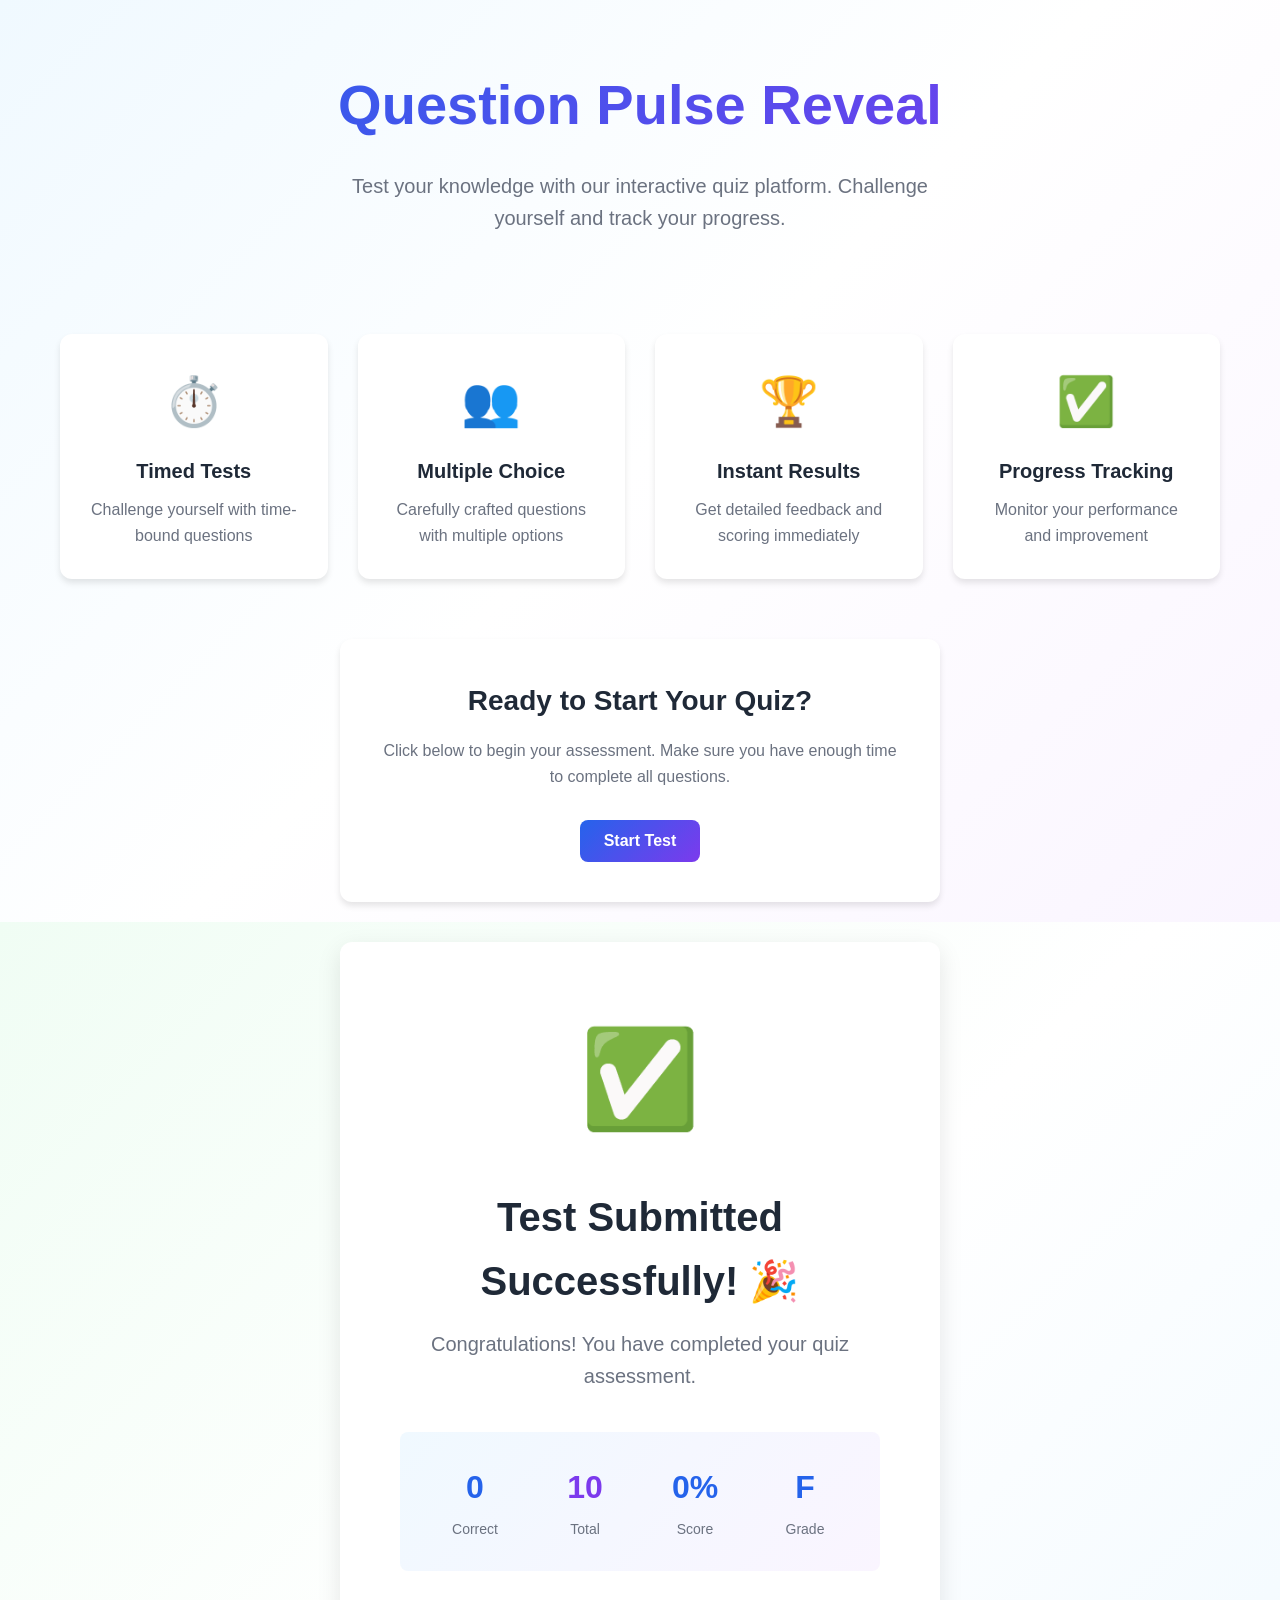
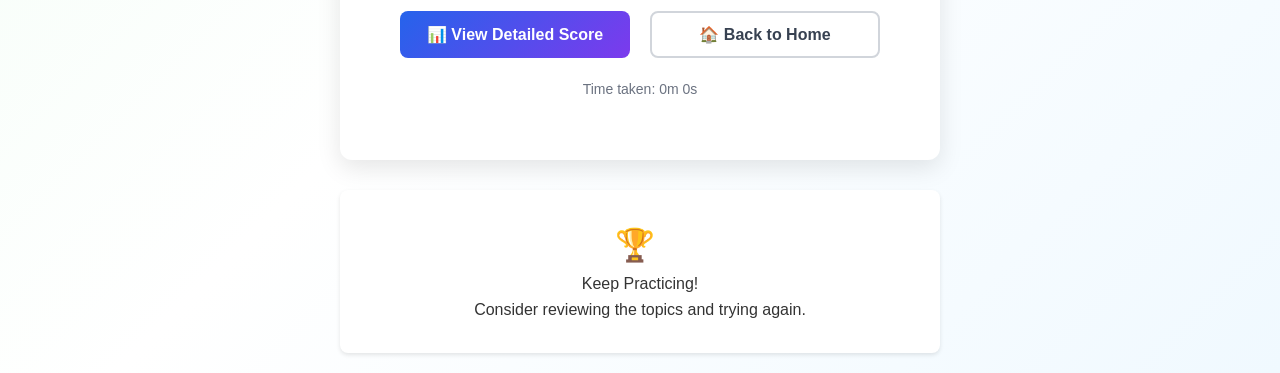
<file: index.html>
<!DOCTYPE html>
<html lang="en">
<head>
    <meta charset="UTF-8">
    <meta name="viewport" content="width=device-width, initial-scale=1.0">
    <title>Question Pulse Reveal</title>
    <link rel="stylesheet" href="style.css">
</head>
<body>
    <!-- Landing Page -->
     
    <div id="landing-page" class="page active">
        <div class="container">
            <!-- Header -->
            <div class="header">
                <h1 class="title">Question Pulse Reveal</h1>
                <p class="subtitle">Test your knowledge with our interactive quiz platform. Challenge yourself and track your progress.</p>
            </div>

            <!-- Features Grid -->
            <div class="features-grid">
                <div class="feature-card">
                    <div class="icon">⏱️</div>
                    <h3>Timed Tests</h3>
                    <p>Challenge yourself with time-bound questions</p>
                </div>
                <div class="feature-card">
                    <div class="icon">👥</div>
                    <h3>Multiple Choice</h3>
                    <p>Carefully crafted questions with multiple options</p>
                </div>
                <div class="feature-card">
                    <div class="icon">🏆</div>
                    <h3>Instant Results</h3>
                    <p>Get detailed feedback and scoring immediately</p>
                </div>
                <div class="feature-card">
                    <div class="icon">✅</div>
                    <h3>Progress Tracking</h3>
                    <p>Monitor your performance and improvement</p>
                </div>
            </div>

            <!-- Main CTA -->
            <div class="cta-section">
                <div class="cta-card">
                    <h2>Ready to Start Your Quiz?</h2>
                    <p>Click below to begin your assessment. Make sure you have enough time to complete all questions.</p>
                    <button id="start-test-btn" class="btn btn-primary">Start Test</button>
                </div>
            </div>
        </div>
    </div>

    <!-- Test Rules Page -->
    <div id="rules-page" class="page">
        <div class="container">
            <div class="rules-card">
                <div class="rules-header">
                    <div class="icon">⚠️</div>
                    <div>
                        <h2>Test Rules & Instructions</h2>
                        <p>Please read all instructions carefully before starting</p>
                    </div>
                </div>
                
                <div class="rules-content">
                    <div class="rules-section">
                        <h3>📖 General Instructions</h3>
                        <ul>
                            <li>✅ This test contains <strong>10 multiple choice questions</strong></li>
                            <li>✅ Each question has only <strong>one correct answer</strong></li>
                            <li>✅ You can navigate between questions using <strong>Previous/Next buttons</strong></li>
                            <li>✅ Your answers are automatically saved when you select them</li>
                        </ul>
                    </div>

                    <div class="rules-section">
                        <h3>⏰ Timer Instructions</h3>
                        <ul>
                            <li>✅ Total time allowed: <strong>15 minutes</strong></li>
                            <li>✅ Timer will be visible at the top of the screen</li>
                            <li>❌ <strong>Test will auto-submit when timer reaches zero</strong></li>
                            <li>✅ You can submit early by clicking the Submit button</li>
                        </ul>
                    </div>

                    <div class="warning-section">
                        <h3>⚠️ Important Notes</h3>
                        <ul>
                            <li>• Make sure you have a stable internet connection</li>
                            <li>• Do not refresh the page during the test</li>
                            <li>• Unanswered questions will be marked as incorrect</li>
                            <li>• Once submitted, you cannot change your answers</li>
                        </ul>
                    </div>

                    <div class="rules-actions">
                       <button id="back-to-home-btn" class="btn btn-secondary">Back to Home</button>
                        <button id="start-quiz-btn" class="btn btn-primary">I Understand - Start Quiz</button>
                    </div>
                </div>
            </div>
        </div>
    </div>

    <!-- Quiz Interface -->
    <div id="quiz-page" class="page">
        <div class="container">
            <!-- Header with Timer -->
            <div class="quiz-header">
                <div class="quiz-info">
                    <h2>Quiz Assessment</h2>
                    <p id="question-counter">Question 1 of 10</p>
                </div>
                <div class="timer-section">
                    <div class="timer-icon">⏱️</div>
                    <span id="timer">15:00</span>
                </div>
            </div>
            
            <div class="progress-bar">
                <div id="progress" class="progress-fill"></div>
            </div>

            <div class="quiz-content">
                <!-- Question Status Panel -->
                <div class="status-panel">
                    <h3>Question Status</h3>
                    <div id="question-grid" class="question-grid"></div>
                    <div class="status-legend">
                        <div class="legend-item">
                            <div class="legend-color current"></div>
                            <span>Current</span>
                        </div>
                        <div class="legend-item">
                            <div class="legend-color answered"></div>
                            <span>Answered</span>
                        </div>
                        <div class="legend-item">
                            <div class="legend-color unanswered"></div>
                            <span>Not Answered</span>
                        </div>
                        <div class="legend-item">
                            <div class="legend-color Touched"></div>
                            <span>Touched</span>
                        </div>
                    </div>
                </div>

                <!-- Main Question Area -->
                <div class="question-area">
                    <div class="question-card">
                        <h3 id="question-text">Question will appear here</h3>
                        <div id="options-container" class="options-container"></div>
                        
                        <div class="navigation-buttons">
                            <button id="prev-btn" class="btn btn-secondary">← Previous</button>
                            <div class="nav-right">
                                <button id="next-btn" class="btn btn-primary">Next →</button>
                                <button id="submit-btn" class="btn btn-success">Submit Test</button>
                            </div>
                        </div>
                    </div>
                </div>
            </div>
        </div>
    </div>

    <!-- Test Completed Page -->
    <div id="completed-page" class="page">
        <div class="container">
            <div class="completion-card">
                <div class="success-icon">✅</div>
                <h1>Test Submitted Successfully! 🎉</h1>
                <p>Congratulations! You have completed your quiz assessment.</p>

                <div class="quick-results">
                    <div class="result-item">
                        <div id="correct-count" class="result-number">0</div>
                        <div class="result-label">Correct</div>
                    </div>
                    <div class="result-item">
                        <div class="result-number">10</div>
                        <div class="result-label">Total</div>
                    </div>
                    <div class="result-item">
                        <div id="percentage-score" class="result-number">0%</div>
                        <div class="result-label">Score</div>
                    </div>
                    <div class="result-item">
                        <div id="grade-display" class="result-number">F</div>
                        <div class="result-label">Grade</div>
                    </div>
                </div>

                <div class="completion-actions">
                    <button id="view-score-btn" class="btn btn-primary">📊 View Detailed Score</button>
                    <button id="back-home-btn" class="btn btn-secondary">🏠 Back to Home</button>
                </div>

                <div class="time-taken">
                    <p>Time taken: <span id="time-taken-display">0m 0s</span></p>
                </div>
            </div>

            <div class="performance-card">
                <div class="performance-icon">🏆</div>
                <span id="performance-message">Keep Practicing!</span>
                <p id="performance-description">Consider reviewing the topics and trying again.</p>
            </div>
        </div>
    </div>

    <!-- Score Card Page -->
    <div id="scorecard-page" class="page">
        <div class="container">
            <!-- Header -->
            <div class="scorecard-header">
                <div>
                    <h2>Detailed Score Report</h2>
                    <p>Complete analysis of your performance</p>
                </div>
                <button id="home-btn" class="btn btn-secondary">🏠 Home</button>
            </div>

            <!-- Summary Stats -->
            <div class="stats-grid">
                <div class="stat-card correct">
                    <div id="final-correct" class="stat-number">0</div>
                    <div class="stat-label">Correct Answers</div>
                </div>
                <div class="stat-card incorrect">
                    <div id="final-incorrect" class="stat-number">0</div>
                    <div class="stat-label">Incorrect Answers</div>
                </div>
                <div class="stat-card percentage">
                    <div id="final-percentage" class="stat-number">0%</div>
                    <div class="stat-label">Overall Score</div>
                </div>
                <div class="stat-card time">
                    <div id="final-time" class="stat-number">0m 0s</div>
                    <div class="stat-label">Time Taken</div>
                </div>
            </div>

            <!-- Performance Overview -->
            <div class="performance-overview">
                <h3>Performance Overview</h3>
                <div class="progress-section">
                    <div class="progress-label">
                        <span>Overall Score</span>
                        <span id="progress-percentage">0%</span>
                    </div>
                    <div class="progress-bar-large">
                        <div id="progress-fill" class="progress-fill-large"></div>
                    </div>
                </div>
                <div class="performance-summary">
                    <div class="summary-item">
                        <span class="summary-icon correct">✅</span>
                        <span id="summary-correct">0 Correct</span>
                    </div>
                    <div class="summary-item">
                        <span class="summary-icon incorrect">❌</span>
                        <span id="summary-incorrect">0 Incorrect</span>
                    </div>
                    <div class="summary-item">
                        <span class="summary-icon total">ℹ️</span>
                        <span>10 Total</span>
                    </div>
                </div>
            </div>

            <!-- Detailed Question Analysis -->
            <div class="question-analysis">
                <h3>Question by Question Analysis</h3>
                <div id="detailed-analysis" class="analysis-container"></div>
            </div>

            <!-- Footer -->
            <div class="scorecard-footer">
                <button id="return-home-btn" class="btn btn-primary">🏠 Return to Home</button>
            </div>
        </div>
    </div>

    <script src="script.js"></script>
</body>
</html>
</file>
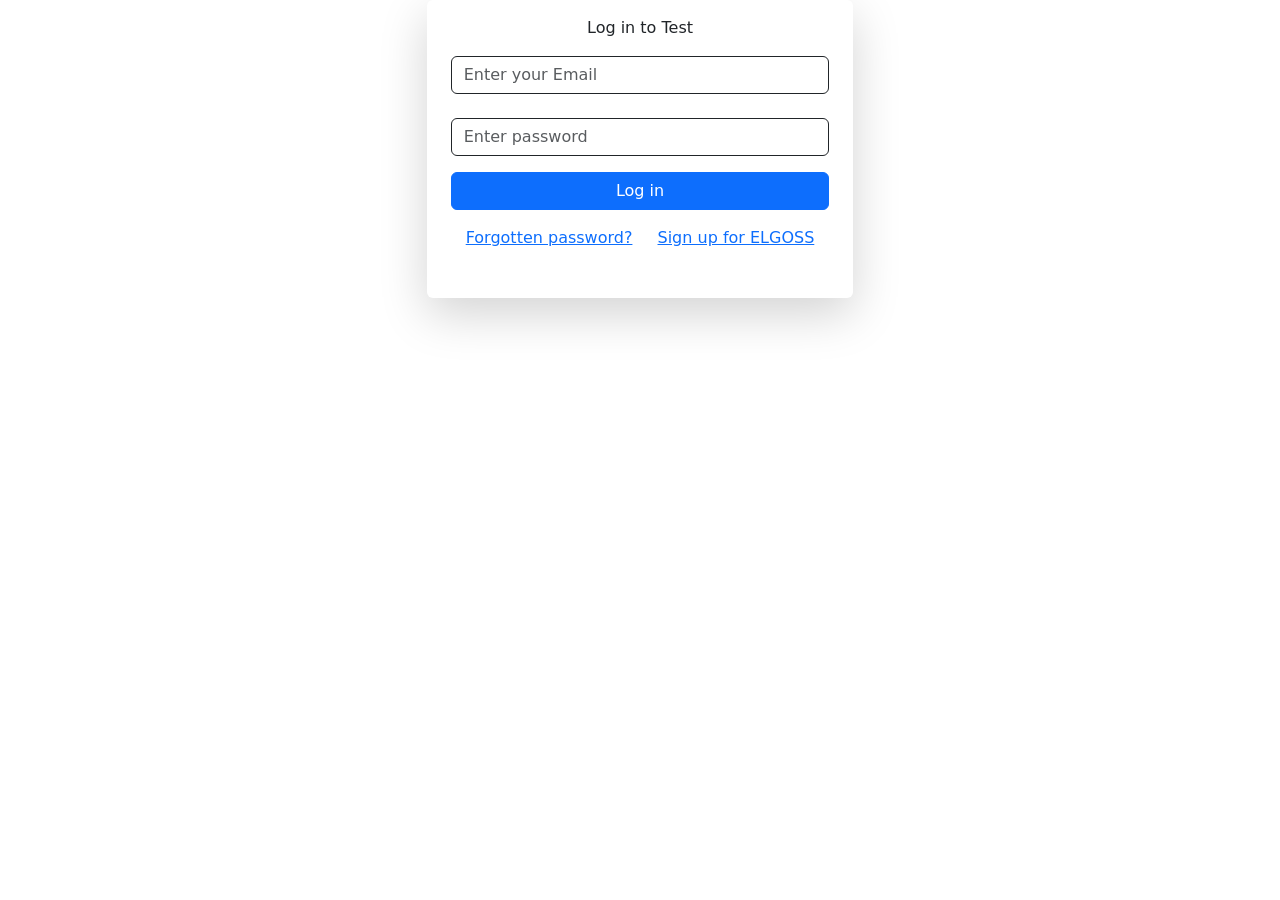
<file: login.html>
<!DOCTYPE html>
<html lang="en">

<head>
    <meta charset="UTF-8">
    <meta name="viewport" content="width=device-width, initial-scale=1.0">
    <title>LoginExamination</title>
    <link href="https://cdn.jsdelivr.net/npm/bootstrap@5.3.7/dist/css/bootstrap.min.css" rel="stylesheet"
        integrity="sha384-LN+7fdVzj6u52u30Kp6M/trliBMCMKTyK833zpbD+pXdCLuTusPj697FH4R/5mcr" crossorigin="anonymous">
</head>

<body>
    <!-- <h1 class="pt-5 text-center text-primary" style="font-family: italic;"><strong >ELGOSS</strong></h1> -->
     
    <div class="container rounded shadow-lg col-4">
        <p class=" pt-3 text-center">Log in to Test</p>
        <div class="container">
            <input type="text" name="email" id="email" class="form-control border border-dark"
                placeholder="Enter your Email"><br>
            <input type="password" name="pass" id="loinpassword" class="form-control border border-dark"
                placeholder="Enter password">
            <div class="d-grid py-3">
                <input type="button" value="Log in" class="btn btn-primary">
            </div>
        </div>
        <div id="link" class="text-center pb-5">
            <!-- <a href="#">Forgotten password?</a>

            <a href="#">Sign up for ELGOSS</a> -->
            <span style="margin-right: 20px;"><a href="#">Forgotten password?</a></span>
<span><a href="#">Sign up for ELGOSS</a></span>

            </div>
        </div>

</body>

</html>
</file>
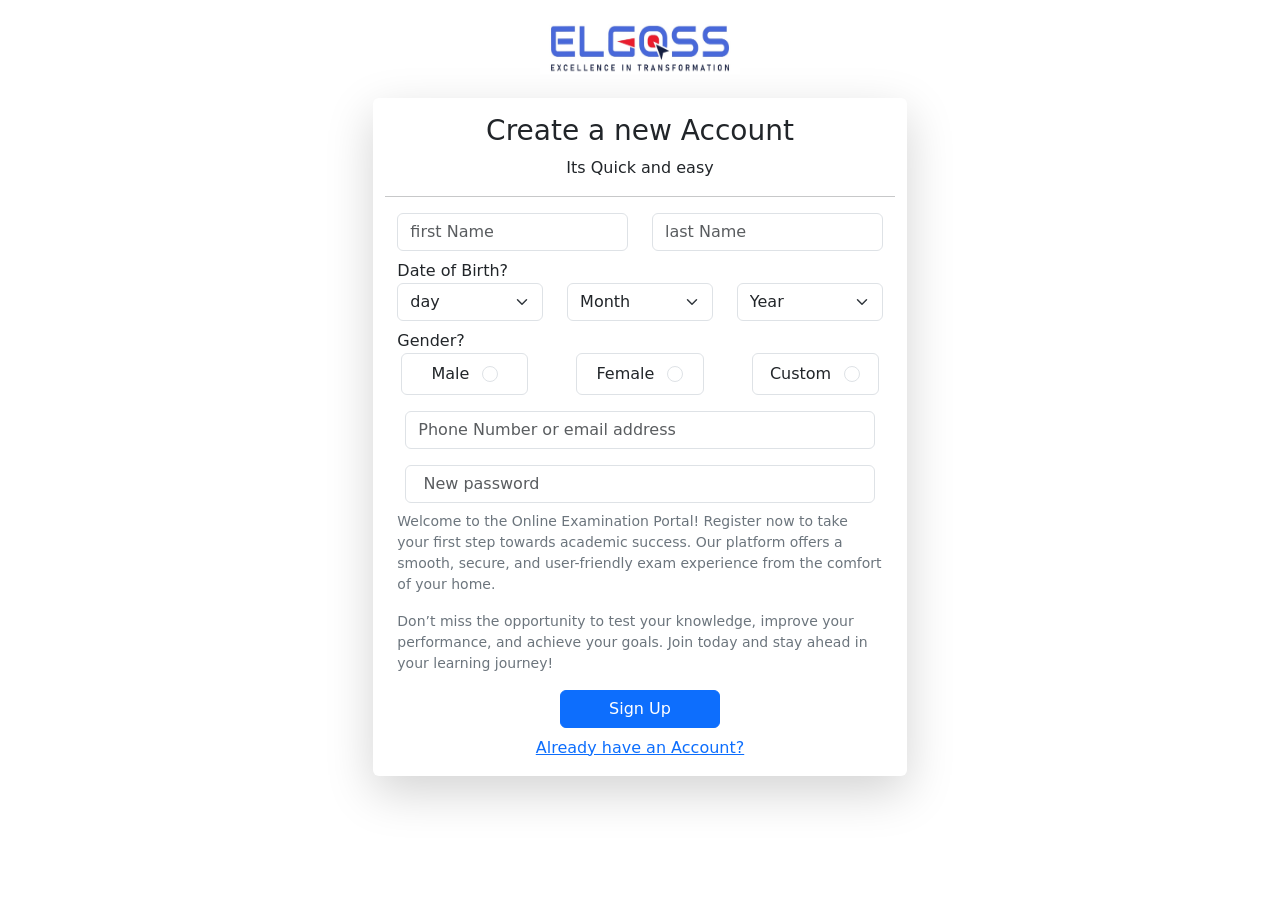
<file: register.html>
<!DOCTYPE html>
<html lang="en">

<head>
    <meta charset="UTF-8">
    <meta name="viewport" content="width=device-width, initial-scale=1.0">
    <title>RegisterExamination</title>
    <link href="https://cdn.jsdelivr.net/npm/bootstrap@5.3.7/dist/css/bootstrap.min.css" rel="stylesheet"
        integrity="sha384-LN+7fdVzj6u52u30Kp6M/trliBMCMKTyK833zpbD+pXdCLuTusPj697FH4R/5mcr" crossorigin="anonymous">
</head>

<body>
    <div class="container text-center my-4">
        <img src="elgoss.jpg" alt="elgoss" style="width: 200px; height: 50px;">
    </div>

    <div class="container shadow-lg rounded col-5  mt-2 mb-5 py-2">

        <h3 class="text-center pt-2">Create a new Account</h3>
        <p class="text-center">Its Quick and easy</p>
        <hr>
        <div class="container">
            <div class="row my-2">
                <div class="col-6">
                    <input type="text" name="firstName" id="firstName" placeholder="first Name" class="form-control">
                </div>
                <div class="col-6 ">
                    <input type="text" name="lastName" id="lastName" placeholder="last Name" class="form-control">

                </div>
            </div>
        </div>
        <div class="container">
            <span class="">Date of Birth?</span>
        </div>
        <div class="container">
            <div class="row">
                <div class="col-4">
                    <select name="" id="dob-day" class="form-select">
                        <option value="" selected disabled>day</option>
                    </select>
                </div>
                <div class="col-4">
                    <select name="" id="dob-month" class="form-select">
                        <option value="" selected disabled>Month</option>
                        <option value="1">January</option>
                        <option value="2">February</option>
                        <option value="3">March</option>
                        <option value="4">April</option>
                        <option value="5">May</option>
                        <option value="6">June</option>
                        <option value="7">July</option>
                        <option value="8">August</option>
                        <option value="9">September</option>
                        <option value="10">October</option>
                        <option value="11">November</option>
                        <option value="12">December</option>
                    </select>
                </div>
                <div class="col-4">
                    <select name="" id="dob-year" class="form-select">
                        <option value="" selected disabled>Year</option>
                    </select>
                </div>
            </div>
        </div>
        <div class="container pt-2">
            <span>Gender?</span>
        </div>
        <div class="row g-5 px-3 pb-2">
            <div class="col-12 col-md-4">
                <div class="border rounded p-2 text-center">
                    <label class="form-check-label" for="male">Male</label>
                    <input class="form-check-input ms-2" type="radio" name="gendre" id="male">
                </div>
            </div>
            <div class="col-12 col-md-4">
                <div class="border rounded p-2 text-center">
                    <label class="form-check-label" for="female">Female</label>
                    <input class="form-check-input ms-2" type="radio" name="gendre" id="female">
                </div>
            </div>
            <div class="col-12 col-md-4">
                <div class="border rounded p-2 text-center">
                    <label class="form-check-label" for="custom">Custom</label>
                    <input class="form-check-input ms-2" type="radio" name="gendre" id="custom">
                </div>
            </div>
        </div>

        <div class="container">
            <div class="row p-2">
                <div class="">
                    <input type="email" name="" id="" class="form-control" placeholder="Phone Number or email address">
                </div>

            </div>
            <div class="row p-2">
                <div class="">
                    <input type="password" name="" id="" class="form-control" placeholder=" New password">
                </div>
            </div>
            <p class="small text-secondary ">Welcome to the Online Examination Portal! Register now to take your first step towards academic success. 
                Our platform offers a smooth, secure, and user-friendly exam experience from the comfort of your home. 
            </p>
            <p class="small text-secondary">Don’t miss the opportunity to test your knowledge, improve your performance, and achieve your goals. Join today and stay ahead in your learning journey!</p>
        </div>
        <div class="container d-flex justify-content-center">

            <button class="btn btn-primary px-5 text-center align-item-center" type="submit">Sign Up</button>
        </div>
        <div class="container p-2 text-center">
        <a href="#" class="">Already have an Account? </a>
        </div>  
    </div>
    <script>
        const daySelect = document.getElementById("dob-day");
        for (let d = 1; d < 32; d++) {
            const option = document.createElement("option");
            option.value = d;
            option.text = d;
            daySelect.appendChild(option);

        }

        const yearSelect = document.getElementById("dob-year");
        const currentYear = new Date().getFullYear();
        for (let y = currentYear; y >= 1900; y--) {
            const option = document.createElement("option");
            option.value = y;
            option.text = y;
            yearSelect.appendChild(option);

        }
    </script>
</body>

</html>
</file>
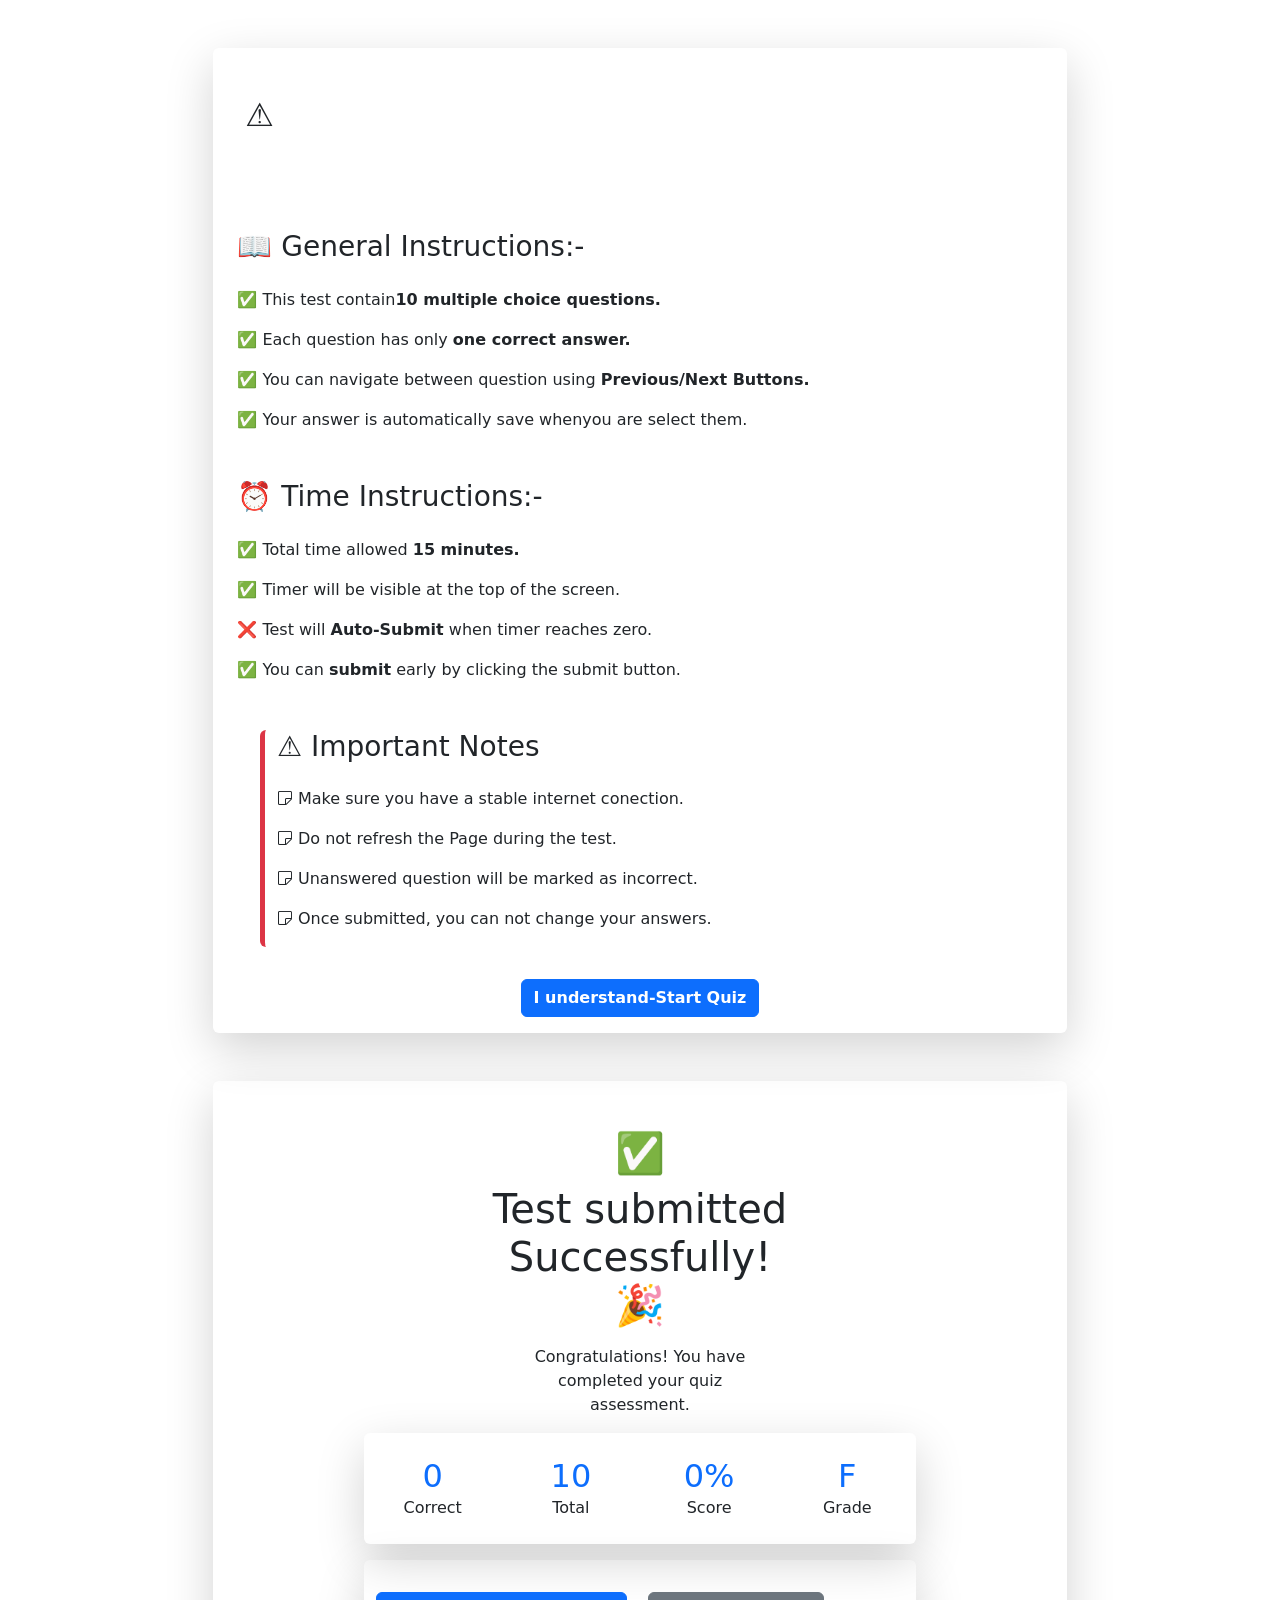
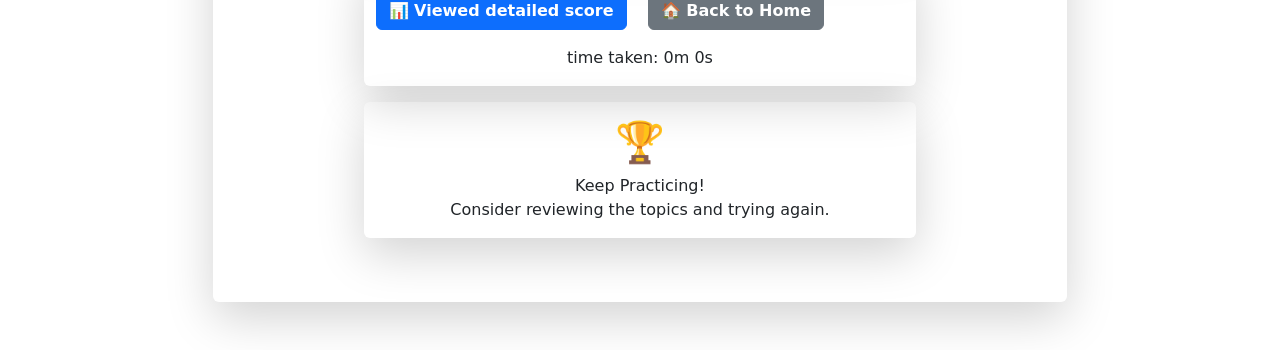
<file: start.html>
<!DOCTYPE html>
<html lang="en">

<head>
    <meta charset="UTF-8">
    <meta name="viewport" content="width=device-width, initial-scale=1.0">
    <title>Rules_page</title>
    <link rel="stylesheet" href="https://cdn.jsdelivr.net/npm/bootstrap-icons@1.11.3/font/bootstrap-icons.min.css">
    <link rel="stylesheet" href="https://cdn.jsdelivr.net/npm/bootstrap@5.3.7/dist/css/bootstrap.min.css">
    <link rel="stylesheet" href="styles.css">
</head>

<body>
    <div class="container my-5 rounded col-8 shadow-lg " id="maincontainer">
        <div class="tophead rounded-top" id="header">
            <div class="row">
                <div class="col-1">
                    <div class="container h2 mx-2 pt-5 text-center">⚠️</div>
                </div>
                <div class="col-9">
                    <div class="row">
                        <h2 class="mx-3 pt-3 text-white"> Test Rules & Instructions</h2>
                    </div>
                    <div class="row">
                        <p class=" pb-3  text-white h5 mx-3 my-3">please read all instructions carefully before starting
                        </p>
                    </div>
                </div>
            </div>
        </div>
        <div class="container" id="genralInstruction">
            <p class="h3 mt-5">📖 General Instructions:-</p>
            <ul class="list-unstyled pt-3">
                <li>✅ This test contain<strong>10 multiple choice questions.</strong></li>
                <li class="my-3">✅ Each question has only <strong>one correct answer.</strong></li>
                <li class="my-3">✅ You can navigate between question using <strong>Previous/Next Buttons.</strong></li>
                <li>✅ Your answer is automatically save whenyou are select them.</li>
            </ul>
        </div>
        <div class="container my-5" id="timeInstruction">
            <p class="h3">⏰ Time Instructions:-</p>
            <ul class="pt-3 list-unstyled">
                <li>✅ Total time allowed <strong>15 minutes.</strong></li>
                <li class="my-3">✅ Timer will be visible at the top of the screen. </li>
                <li class="my-3">❌ Test will <strong>Auto-Submit</strong> when timer reaches zero.</li>
                <li>✅ You can <strong>submit</strong> early by clicking the submit button.</li>
            </ul>
        </div>
        <div class="container col-11   border-start border-danger border-5 rounded" id="notes">
            <p class="h3">⚠️ Important Notes</p>
            <ul class="list-unstyled py-3 ">
                <li><i class="bi bi-sticky "></i> Make sure you have a stable internet conection.</li>
                <li class="my-3"><i class="bi bi-sticky"></i> Do not refresh the Page during the test.
                </li>
                <li class="my-3"><i class="bi bi-sticky"></i> Unanswered question will be marked as incorrect.</li>
                <li><i class="bi bi-sticky"></i> Once submitted, you can not change your answers.</li>
            </ul>

        </div>
        <div class="d-flex justify-content-center ">
            <button class="btn btn-primary  my-3" id="startButton" onclick="StartQuiz()"><b>I understand-Start
                    Quiz</b></button>
        </div>
    </div>
    <div class="container rounded shadow-lg col-8  pb-5 my-5">
        <div class="h1 text-center pt-5" id="bounce">✅</div>
        <h1 class="text-center">Test submitted <br>Successfully! <br>🎉</h1>
        <p class="text-center my-3">Congratulations! You have <br>completed your quiz <br> assessment.</p>

        <div class="container shadow-lg rounded bg-white pt-4 pb-4 my-3 col-8 ">
            <div class="row">
                <div class="col text-center text-primary" id="correct"><b class="h2">0</b><br>
                    <lable class="form-lable text-dark">Correct</lable>
                </div>

                <div class="col text-center text-primary " id="total"><b class="h2">10</b><br>
                    <lable class="form-lable text-dark">Total</lable>
                </div>

                <div class="col text-center text-primary" id="score"><b class="h2">0%</b>
                    <br>
                    <lable class="form-lable text-dark">Score</lable>
                </div>

                <div class="col text-center text-primary" id="grade"><b class="h2">F</b>
                    <br>
                    <lable class="form-lable text-dark">Grade</lable>
                </div>
            </div>
        </div>
        <div class="container my-3 justify-content-center col-8 shadow-lg rounded pt-3">
            <button class="btn btn-primary my-3 rounded"><b>📊 Viewed detailed score</b></button>
            <button class="btn btn-secondary my-3 rounded mx-3"><b>🏠 Back to Home</b></button>
            <br>
            <p class="text-center pb-3" id="time-taken">time taken: 0m 0s</p>
        </div>
        <div class="container col-8 rounded shadow-lg">
            <p class="h1 text-center pt-3">🏆</p>

            <p class="text-center pb-3">Keep Practicing! <br>
                Consider reviewing the topics and trying again.</p>
        </div>
    </div>
</body>

</html>
</file>
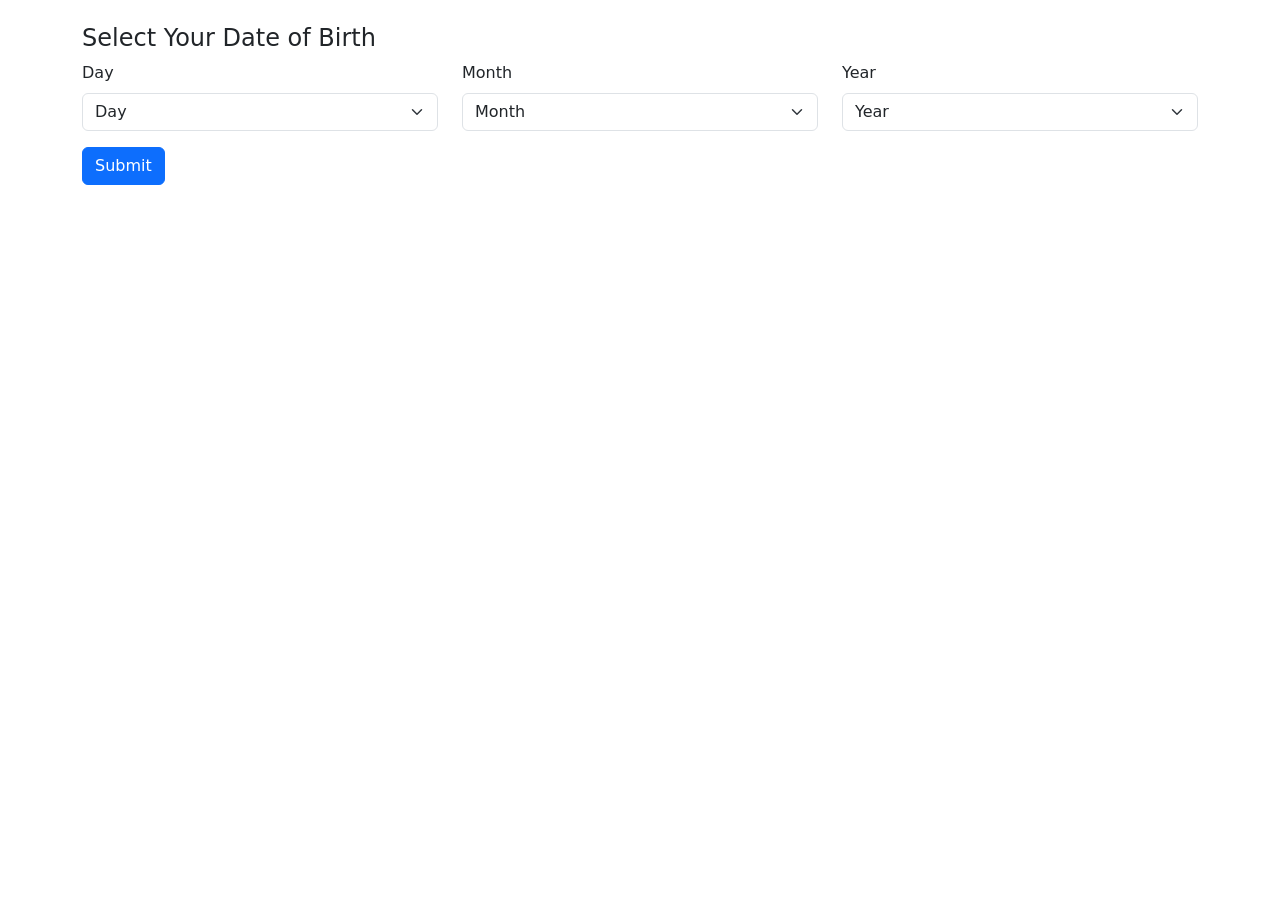
<file: test1.html>
<!DOCTYPE html>
<html lang="en">

<head>
    <meta charset="UTF-8">
    <title>DOB Selector</title>
    <link href="https://cdn.jsdelivr.net/npm/bootstrap@5.3.3/dist/css/bootstrap.min.css" rel="stylesheet">
</head>

<body>
    <div class="container mt-4">
        <h4>Select Your Date of Birth</h4>
        <form>
            <div class="row">
                <!-- Day -->
                <div class="col-md-4 mb-3">
                    <label for="dob-day" class="form-label">Day</label>
                    <select class="form-select" id="dob-day" required>
                        <option value="" selected disabled>Day</option>
                        <!-- Day options will be generated via JS -->
                    </select>
                </div>

                <!-- Month -->
                <div class="col-md-4 mb-3">
                    <label for="dob-month" class="form-label">Month</label>
                    <select class="form-select" id="dob-month" required>
                        <option value="" selected disabled>Month</option>
                        <option value="1">January</option>
                        <option value="2">February</option>
                        <option value="3">March</option>
                        <option value="4">April</option>
                        <option value="5">May</option>
                        <option value="6">June</option>
                        <option value="7">July</option>
                        <option value="8">August</option>
                        <option value="9">September</option>
                        <option value="10">October</option>
                        <option value="11">November</option>
                        <option value="12">December</option>
                    </select>
                </div>

                <!-- Year -->
                <div class="col-md-4 mb-3">
                    <label for="dob-year" class="form-label">Year</label>
                    <select class="form-select" id="dob-year" required>
                        <option value="" selected disabled>Year</option>
                        <!-- Year options will be generated via JS -->
                    </select>
                </div>
            </div>

            <button type="submit" class="btn btn-primary">Submit</button>
        </form>
    </div>

    <script>
        // Generate Day options
        const daySelect = document.getElementById("dob-day");
        for (let d = 1; d <= 31; d++) {
            const option = document.createElement("option");
            option.value = d;
            option.text = d;
            daySelect.appendChild(option);
        }

        // Generate Year options
        const yearSelect = document.getElementById("dob-year");
        const currentYear = new Date().getFullYear();
        for (let y = currentYear; y >= 1900; y--) {
            const option = document.createElement("option");
            option.value = y;
            option.text = y;
            yearSelect.appendChild(option);
        }
    </script>
</body>

</html>
</file>
<file: style.css>
* {
    margin: 0;
    padding: 0;
    box-sizing: border-box;
}

body {
    font-family: -apple-system, BlinkMacSystemFont, 'Segoe UI', Roboto, sans-serif;
    line-height: 1.6;
    color: #333;
}

.container {
    max-width: 1200px;
    margin: 0 auto;
    padding: 0 20px;
}

/* Page Management */
.page {
    display: none;
    min-height: 100vh;
    padding: 20px 0;
}

.page.active {
    display: block;
}

/* Landing Page */
#landing-page {
    background: linear-gradient(135deg, #f0f9ff 0%, #ffffff 50%, #faf5ff 100%);
}

.header {
    text-align: center;
    margin-bottom: 60px;
    padding: 40px 0;
}

.title {
    font-size: 3.5rem;
    font-weight: bold;
    background: linear-gradient(135deg, #2563eb, #7c3aed);
    -webkit-background-clip: text;
    -webkit-text-fill-color: transparent;
    background-clip: text;
    margin-bottom: 20px;
}

.subtitle {
    font-size: 1.25rem;
    color: #6b7280;
    max-width: 600px;
    margin: 0 auto;
}

.features-grid {
    display: grid;
    grid-template-columns: repeat(auto-fit, minmax(250px, 1fr));
    gap: 30px;
    margin-bottom: 60px;
}

.feature-card {
    background: white;
    padding: 30px;
    border-radius: 12px;
    text-align: center;
    box-shadow: 0 4px 6px rgba(0, 0, 0, 0.1);
    transition: transform 0.3s ease, box-shadow 0.3s ease;
}

.feature-card:hover {
    transform: translateY(-5px);
    box-shadow: 0 8px 15px rgba(0, 0, 0, 0.15);
}

.feature-card .icon {
    font-size: 3rem;
    margin-bottom: 15px;
}

.feature-card h3 {
    font-size: 1.25rem;
    margin-bottom: 10px;
    color: #1f2937;
}

.feature-card p {
    color: #6b7280;
}

.cta-section {
    max-width: 600px;
    margin: 0 auto;
}

.cta-card {
    background: white;
    padding: 40px;
    border-radius: 12px;
    text-align: center;
    box-shadow: 0 4px 6px rgba(0, 0, 0, 0.1);
}

.cta-card h2 {
    font-size: 1.75rem;
    margin-bottom: 15px;
    color: #1f2937;
}

.cta-card p {
    color: #6b7280;
    margin-bottom: 30px;
}

/* Buttons */
.btn {
    padding: 12px 24px;
    border: none;
    border-radius: 8px;
    font-size: 16px;
    font-weight: 600;
    cursor: pointer;
    transition: all 0.3s ease;
    text-decoration: none;
    display: inline-block;
}

.btn-primary {
    background: linear-gradient(135deg, #2563eb, #7c3aed);
    color: white;
}

.btn-primary:hover {
    background: linear-gradient(135deg, #1d4ed8, #6d28d9);
    transform: translateY(-2px);
    box-shadow: 0 8px 15px rgba(0, 0, 0, 0.2);
}

.btn-secondary {
    background: white;
    color: #374151;
    border: 2px solid #d1d5db;
}

.btn-secondary:hover {
    background: #f9fafb;
    border-color: #9ca3af;
}

.btn-success {
    background: #10b981;
    color: white;
}

.btn-success:hover {
    background: #059669;
}

/* Rules Page */
#rules-page {
    background: linear-gradient(135deg, #f0f9ff 0%, #ffffff 50%, #faf5ff 100%);
}

.rules-card {
    background: white;
    border-radius: 12px;
    box-shadow: 0 8px 25px rgba(0, 0, 0, 0.1);
    overflow: hidden;
    max-width: 800px;
    margin: 0 auto;
}

.rules-header {
    background: linear-gradient(135deg, #2563eb, #7c3aed);
    color: white;
    padding: 30px;
    display: flex;
    align-items: center;
    gap: 20px;
}

.rules-header .icon {
    font-size: 2rem;
}

.rules-header h2 {
    font-size: 1.75rem;
    margin-bottom: 8px;
}

.rules-content {
    padding: 40px;
}

.rules-section {
    margin-bottom: 30px;
}

.rules-section h3 {
    font-size: 1.25rem;
    margin-bottom: 15px;
    color: #1f2937;
}

.rules-section ul {
    list-style: none;
    padding-left: 0;
}

.rules-section li {
    padding: 8px 0;
    display: flex;
    align-items: flex-start;
    gap: 10px;
}

.warning-section {
    background: #fef3c7;
    padding: 20px;
    border-radius: 8px;
    border-left: 4px solid #f59e0b;
    margin-bottom: 30px;
}

.warning-section h3 {
    color: #92400e;
    margin-bottom: 15px;
}

.warning-section ul {
    list-style: none;
}

.warning-section li {
    color: #92400e;
    padding: 4px 0;
}

.rules-actions {
    display: flex;
    gap: 15px;
    justify-content: flex-end;
}

/* Quiz Interface */
#quiz-page {
    background: linear-gradient(135deg, #f0f9ff 0%, #ffffff 50%, #faf5ff 100%);
}

.quiz-header {
    background: white;
    padding: 20px;
    border-radius: 8px;
    box-shadow: 0 2px 4px rgba(0, 0, 0, 0.1);
    margin-bottom: 20px;
    display: flex;
    justify-content: space-between;
    align-items: center;
}

.quiz-info h2 {
    font-size: 1.5rem;
    color: #1f2937;
    margin-bottom: 5px;
}

.quiz-info p {
    color: #6b7280;
}

.timer-section {
    display: flex;
    align-items: center;
    gap: 8px;
    background: #fef2f2;
    padding: 10px 15px;
    border-radius: 8px;
}

.timer-section.warning {
    background: #fef3c7;
}

.timer-section.danger {
    background: #fee2e2;
}

#timer {
    font-family: 'Courier New', monospace;
    font-size: 1.25rem;
    font-weight: bold;
    color: #dc2626;
}

.progress-bar {
    height: 8px;
    background: #e5e7eb;
    border-radius: 4px;
    margin-bottom: 30px;
    overflow: hidden;
}

.progress-fill {
    height: 100%;
    background: linear-gradient(135deg, #2563eb, #7c3aed);
    border-radius: 4px;
    transition: width 0.3s ease;
}

.quiz-content {
    display: grid;
    grid-template-columns: 300px 1fr;
    gap: 30px;
}

.status-panel {
    background: white;
    padding: 20px;
    border-radius: 8px;
    box-shadow: 0 2px 4px rgba(0, 0, 0, 0.1);
    height: fit-content;
    position: sticky;
    top: 20px;
}

.status-panel h3 {
    margin-bottom: 20px;
    color: #1f2937;
}

.question-grid {
    display: grid;
    grid-template-columns: repeat(3, 1fr);
    gap: 10px;
    margin-bottom: 20px;
}

.question-btn {
    width: 40px;
    height: 40px;
    border: none;
    border-radius: 50%;
    font-weight: bold;
    cursor: pointer;
    transition: all 0.3s ease;
}

.question-btn.current {
    background: #2563eb;
    color: white;
}

.question-btn.answered {
    background: #10b981;
    color: white;
}

.question-btn.unanswered {
    background: #e5e7eb;
    color: #374151;
}

.question-btn:hover {
    transform: scale(1.1);
}

.status-legend {
    display: flex;
    flex-direction: column;
    gap: 8px;
}

.legend-item {
    display: flex;
    align-items: center;
    gap: 8px;
    font-size: 0.875rem;
}

.legend-color {
    width: 16px;
    height: 16px;
    border-radius: 50%;
}

.legend-color.current {
    background: #2563eb;
}

.legend-color.answered {
    background: #10b981;
}

.legend-color.unanswered {
    background: #e5e7eb;
}
.legend-color.Touched {
    background: red;
}

.question-area {
    background: white;
    border-radius: 8px;
    box-shadow: 0 2px 4px rgba(0, 0, 0, 0.1);
}

.question-card {
    padding: 30px;
}

#question-text {
    font-size: 1.25rem;
    margin-bottom: 30px;
    color: #1f2937;
    line-height: 1.6;
}

.options-container {
    margin-bottom: 40px;
}

.option {
    padding: 15px;
    border: 2px solid #e5e7eb;
    border-radius: 8px;
    margin-bottom: 15px;
    cursor: pointer;
    transition: all 0.3s ease;
    display: flex;
    align-items: center;
    gap: 15px;
}

.option:hover {
    background: #f0f9ff;
    border-color: #2563eb;
}

.option.selected {
    background: #f0f9ff;
    border-color: #2563eb;
}

.option input[type="radio"] {
    width: 18px;
    height: 18px;
}

.option label {
    font-size: 1.1rem;
    cursor: pointer;
    flex: 1;
}

.navigation-buttons {
    display: flex;
    justify-content: space-between;
    align-items: center;
}

.nav-right {
    display: flex;
    gap: 15px;
}

/* Test Completed Page */
#completed-page {
    background: linear-gradient(135deg, #f0fdf4 0%, #ffffff 50%, #f0f9ff 100%);
    display: flex;
    align-items: center;
    justify-content: center;
}

.completion-card {
    background: white;
    padding: 60px;
    border-radius: 12px;
    text-align: center;
    box-shadow: 0 8px 25px rgba(0, 0, 0, 0.1);
    margin-bottom: 30px;
    max-width: 600px;
}

.success-icon {
    font-size: 6rem;
    margin-bottom: 30px;
    animation: bounce 1s infinite;
}

@keyframes bounce {
    0%, 20%, 50%, 80%, 100% {
        transform: translateY(0);
    }
    40% {
        transform: translateY(-20px);
    }
    60% {
        transform: translateY(-10px);
    }
}

.completion-card h1 {
    font-size: 2.5rem;
    color: #1f2937;
    margin-bottom: 15px;
}

.completion-card > p {
    font-size: 1.25rem;
    color: #6b7280;
    margin-bottom: 40px;
}

.quick-results {
    display: grid;
    grid-template-columns: repeat(4, 1fr);
    gap: 20px;
    background: linear-gradient(135deg, #f0f9ff, #faf5ff);
    padding: 30px;
    border-radius: 8px;
    margin-bottom: 40px;
}

.result-item {
    text-align: center;
}

.result-number {
    font-size: 2rem;
    font-weight: bold;
    margin-bottom: 5px;
}

.result-item:nth-child(1) .result-number {
    color: #2563eb;
}

.result-item:nth-child(2) .result-number {
    color: #7c3aed;
}

.result-item:nth-child(3) .result-number {
    color: #2563eb;
}

.result-item:nth-child(4) .result-number {
    color: #2563eb;
}

.result-label {
    font-size: 0.875rem;
    color: #6b7280;
}

.completion-actions {
    display: grid;
    grid-template-columns: 1fr 1fr;
    gap: 20px;
    margin-bottom: 20px;
}

.time-taken {
    color: #6b7280;
    font-size: 0.875rem;
}

.performance-card {
    background: white;
    padding: 30px;
    border-radius: 8px;
    text-align: center;
    box-shadow: 0 2px 4px rgba(0, 0, 0, 0.1);
    max-width: 600px;
    margin: 0 auto;
}

.performance-icon {
    font-size: 2rem;
    margin-right: 10px;
}

/* Score Card Page */
#scorecard-page {
    background: linear-gradient(135deg, #f0f9ff 0%, #ffffff 50%, #faf5ff 100%);
}

.scorecard-header {
    background: linear-gradient(135deg, #2563eb, #7c3aed);
    color: white;
    padding: 30px;
    border-radius: 8px;
    margin-bottom: 30px;
    display: flex;
    justify-content: space-between;
    align-items: center;
}

.scorecard-header h2 {
    font-size: 1.75rem;
    margin-bottom: 5px;
}

.scorecard-header p {
    color: rgba(255, 255, 255, 0.8);
}

.stats-grid {
    display: grid;
    grid-template-columns: repeat(4, 1fr);
    gap: 20px;
    margin-bottom: 40px;
}

.stat-card {
    background: white;
    padding: 30px;
    border-radius: 8px;
    text-align: center;
    box-shadow: 0 2px 4px rgba(0, 0, 0, 0.1);
}

.stat-number {
    font-size: 2.5rem;
    font-weight: bold;
    margin-bottom: 10px;
}

.stat-card.correct .stat-number {
    color: #10b981;
}

.stat-card.incorrect .stat-number {
    color: #ef4444;
}

.stat-card.percentage .stat-number {
    color: #2563eb;
}

.stat-card.time .stat-number {
    color: #7c3aed;
}

.stat-label {
    color: #6b7280;
    font-size: 0.875rem;
}

.performance-overview {
    background: white;
    padding: 30px;
    border-radius: 8px;
    box-shadow: 0 2px 4px rgba(0, 0, 0, 0.1);
    margin-bottom: 40px;
}

.performance-overview h3 {
    margin-bottom: 20px;
    color: #1f2937;
}

.progress-section {
    margin-bottom: 20px;
}

.progress-label {
    display: flex;
    justify-content: space-between;
    margin-bottom: 10px;
    font-weight: 600;
}

.progress-bar-large {
    height: 12px;
    background: #e5e7eb;
    border-radius: 6px;
    overflow: hidden;
}

.progress-fill-large {
    height: 100%;
    background: linear-gradient(135deg, #2563eb, #7c3aed);
    border-radius: 6px;
    transition: width 0.5s ease;
}

.performance-summary {
    display: grid;
    grid-template-columns: repeat(3, 1fr);
    gap: 20px;
    text-align: center;
}

.summary-item {
    display: flex;
    align-items: center;
    justify-content: center;
    gap: 8px;
    font-weight: 600;
}

.summary-icon.correct {
    color: #10b981;
}

.summary-icon.incorrect {
    color: #ef4444;
}

.summary-icon.total {
    color: #6b7280;
}

.question-analysis {
    background: white;
    padding: 30px;
    border-radius: 8px;
    box-shadow: 0 2px 4px rgba(0, 0, 0, 0.1);
    margin-bottom: 40px;
}

.question-analysis h3 {
    margin-bottom: 30px;
    color: #1f2937;
}

.analysis-item {
    border-bottom: 1px solid #e5e7eb;
    padding-bottom: 30px;
    margin-bottom: 30px;
}

.analysis-item:last-child {
    border-bottom: none;
    margin-bottom: 0;
}

.analysis-header {
    display: flex;
    align-items: flex-start;
    gap: 15px;
    margin-bottom: 20px;
}

.question-badge {
    padding: 4px 12px;
    border-radius: 4px;
    font-size: 0.875rem;
    font-weight: bold;
    color: white;
    min-width: 40px;
    text-align: center;
}

.question-badge.correct {
    background: #10b981;
}

.question-badge.incorrect {
    background: #ef4444;
}

.analysis-question {
    flex: 1;
}

.analysis-question h4 {
    font-size: 1.1rem;
    margin-bottom: 15px;
    color: #1f2937;
    line-height: 1.5;
}

.analysis-options {
    display: flex;
    flex-direction: column;
    gap: 10px;
    margin-bottom: 15px;
}

.analysis-option {
    padding: 12px;
    border: 1px solid #e5e7eb;
    border-radius: 6px;
    display: flex;
    align-items: center;
    gap: 10px;
}

.analysis-option.correct-answer {
    background: #f0fdf4;
    border-color: #10b981;
    color: #065f46;
}

.analysis-option.user-wrong {
    background: #fef2f2;
    border-color: #ef4444;
    color: #991b1b;
}

.analysis-option.neutral {
    background: #f9fafb;
    border-color: #e5e7eb;
}

.option-icon {
    font-size: 1.25rem;
}

.option-text {
    flex: 1;
}

.option-badge {
    padding: 2px 8px;
    border-radius: 4px;
    font-size: 0.75rem;
    font-weight: bold;
}

.badge-correct {
    background: #dcfce7;
    color: #166534;
    border: 1px solid #bbf7d0;
}

.badge-wrong {
    background: #fee2e2;
    color: #991b1b;
    border: 1px solid #fecaca;
}

.analysis-status {
    display: flex;
    align-items: center;
    gap: 15px;
    font-size: 0.875rem;
}

.status-text {
    font-weight: 600;
}

.status-text.correct {
    color: #10b981;
}

.status-text.incorrect {
    color: #ef4444;
}

.scorecard-footer {
    text-align: center;
}

/* Responsive Design */
@media (max-width: 768px) {
    .title {
        font-size: 2.5rem;
    }
    
    .features-grid {
        grid-template-columns: 1fr;
    }
    
    .quiz-content {
        grid-template-columns: 1fr;
    }
    
    .status-panel {
        position: static;
        margin-bottom: 20px;
    }
    
    .question-grid {
        grid-template-columns: repeat(5, 1fr);
    }
    
    .quick-results {
        grid-template-columns: repeat(2, 1fr);
    }
    
    .stats-grid {
        grid-template-columns: repeat(2, 1fr);
    }
    
    .performance-summary {
        grid-template-columns: 1fr;
    }
    
    .completion-actions {
        grid-template-columns: 1fr;
    }
    
    .rules-actions {
        flex-direction: column;
    }
    
    .navigation-buttons {
        flex-direction: column;
        gap: 15px;
    }
    
    .nav-right {
        justify-content: center;
    }
}
</file>
<file: styles.css>
#timer{
    background-color: #FEE2E2;
    color: red;
}
.questionbtn{
    border-radius: 50%;
    background: grey;
}
.status-dot {
      width: 15px;
      height: 15px;
      border-radius: 50%;
      display: inline-block;
      margin-right: 10px;
}
 .current { background-color: #007bff; }   /* Bootstrap Primary Blue */
    .answered { background-color: #28a745; }  /* Bootstrap Success Green */
    .not-answered { background-color: #d6d6d6; } /* Light Grey */
    .touched { background-color: #dc3545; }   /* Bootstrap Danger Red */
</file>
